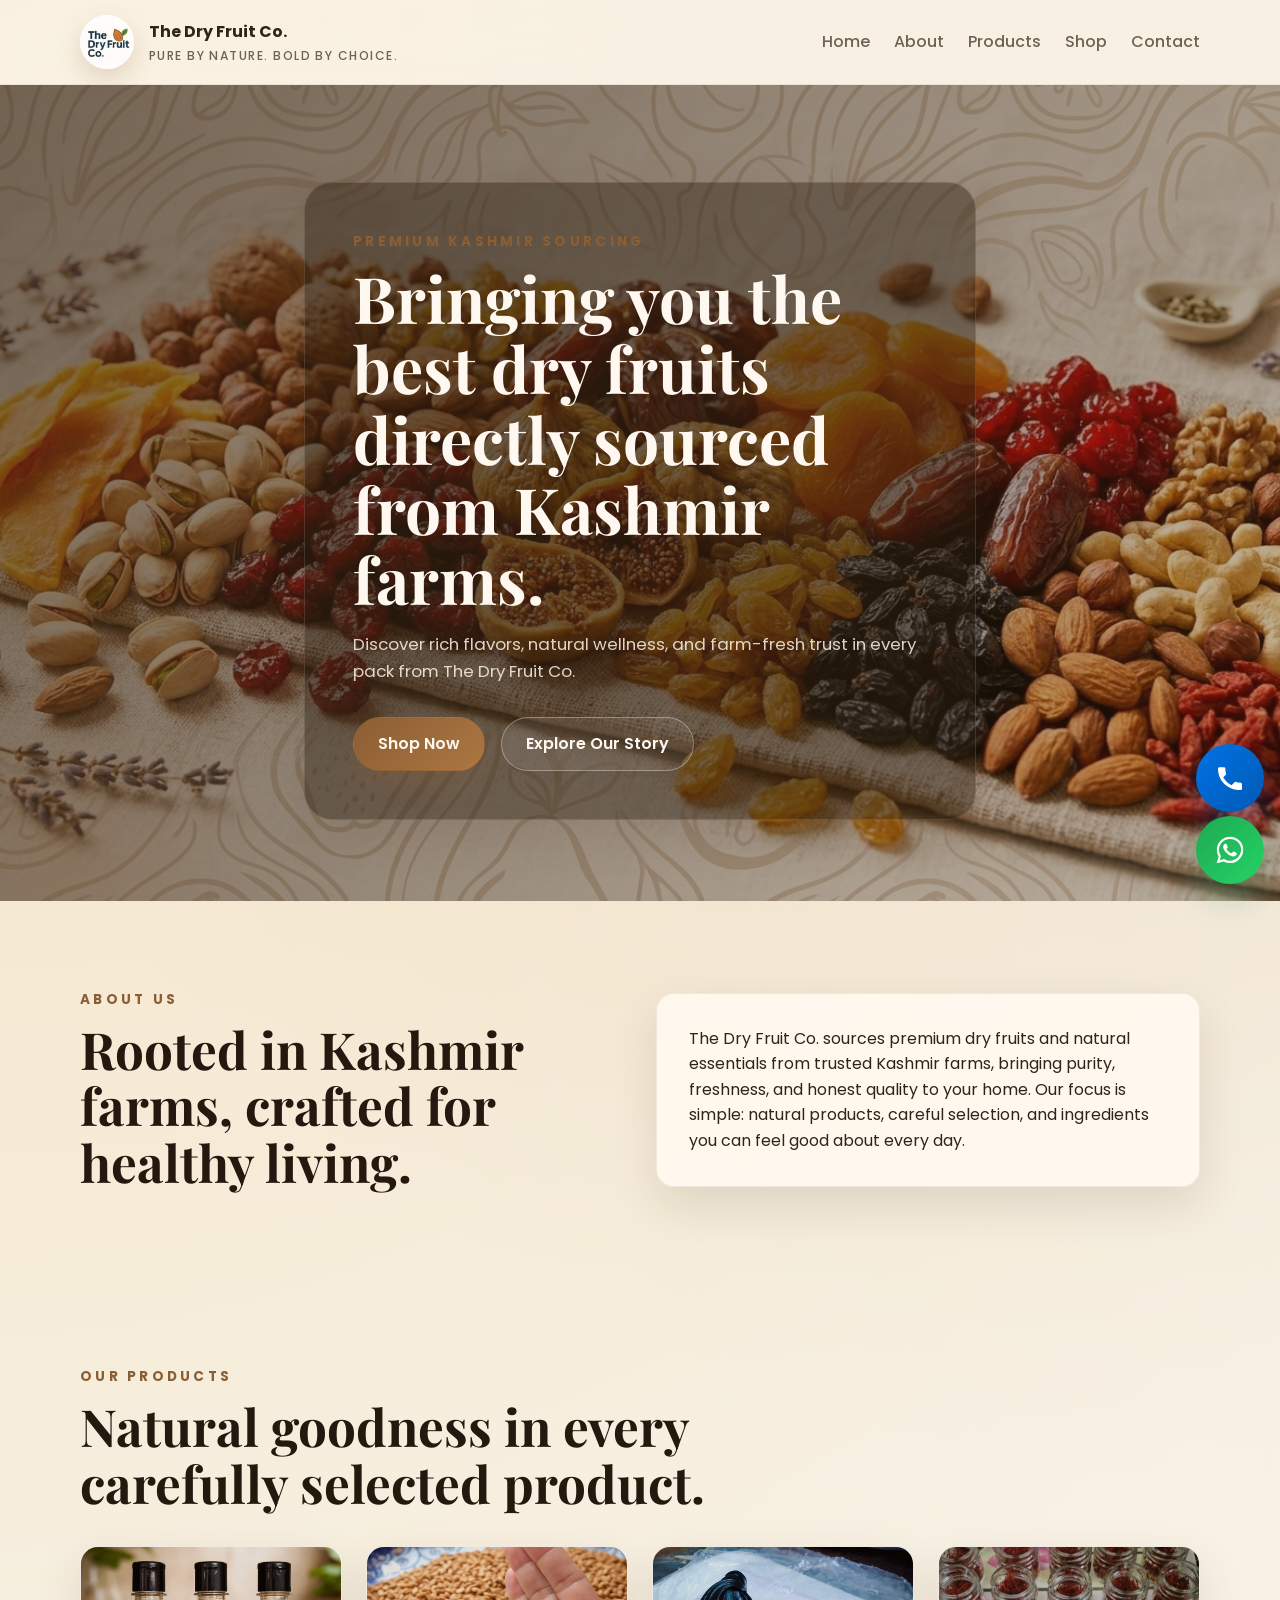
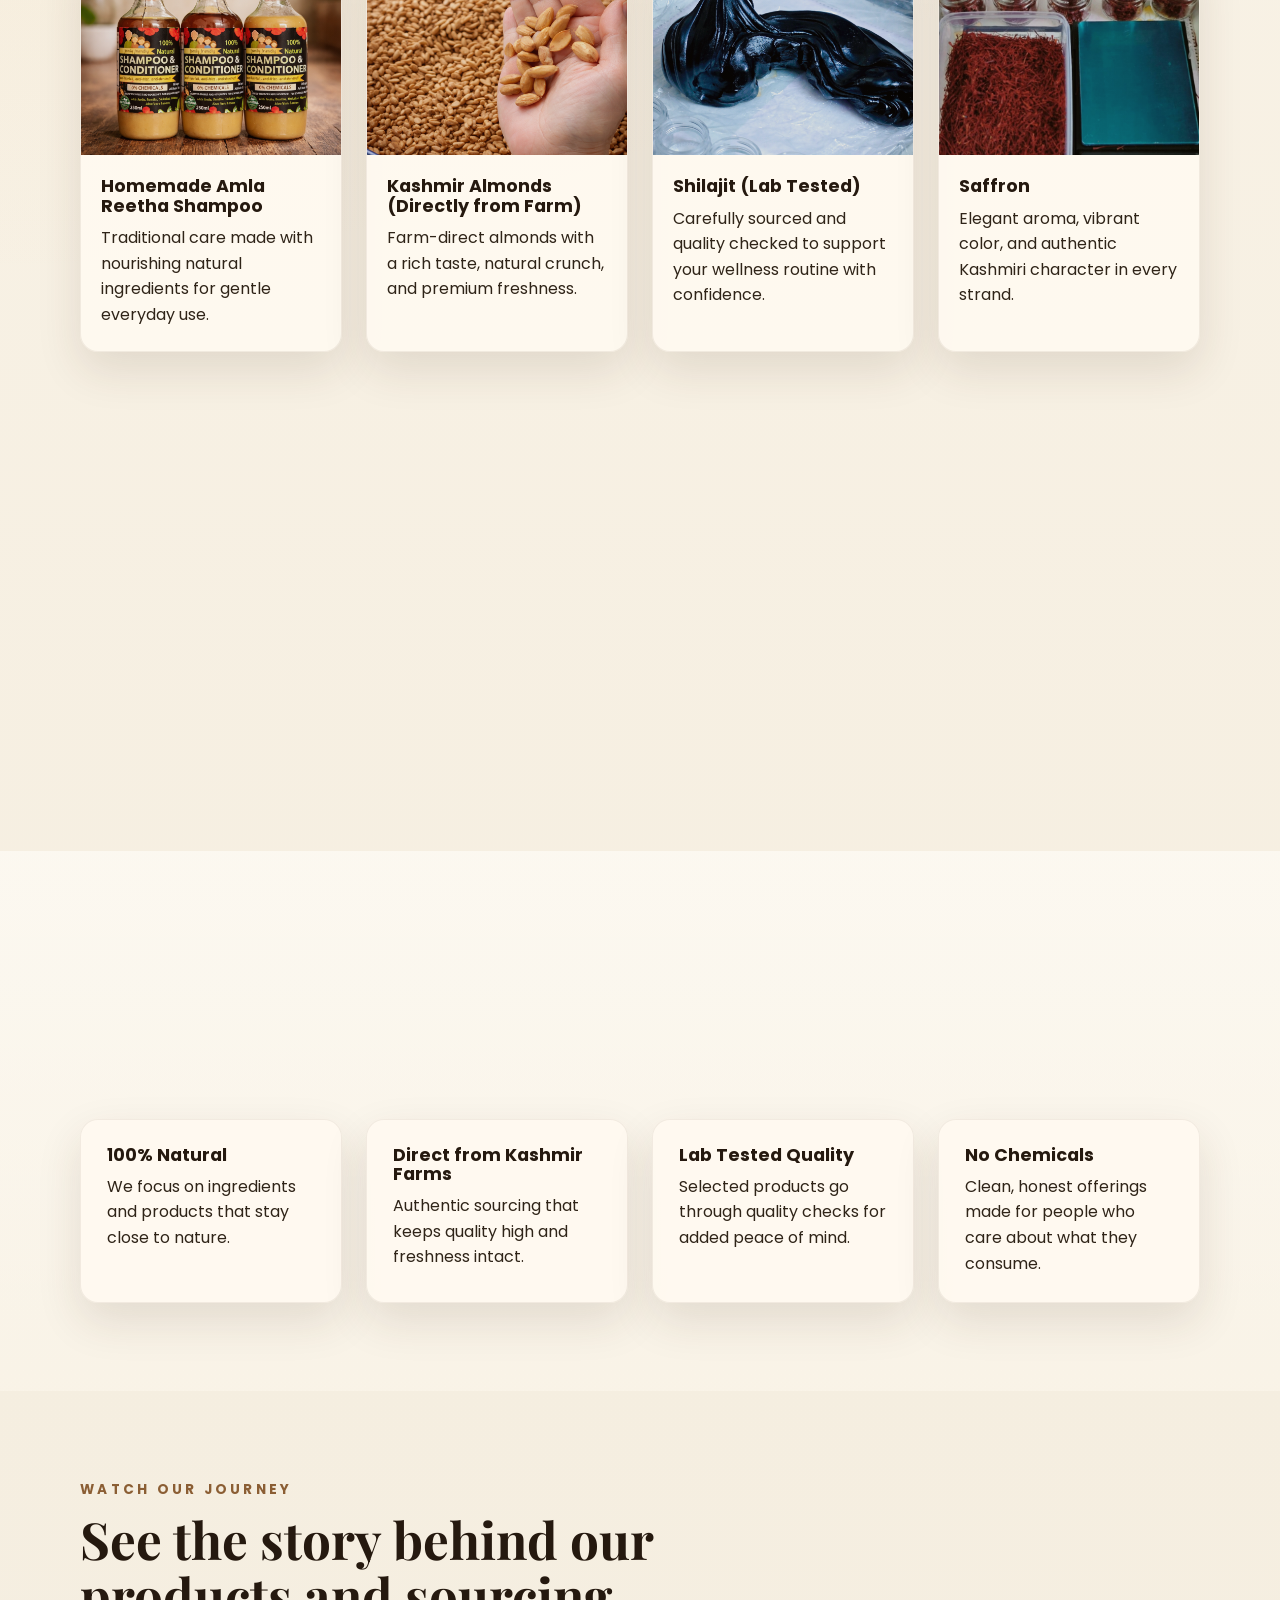
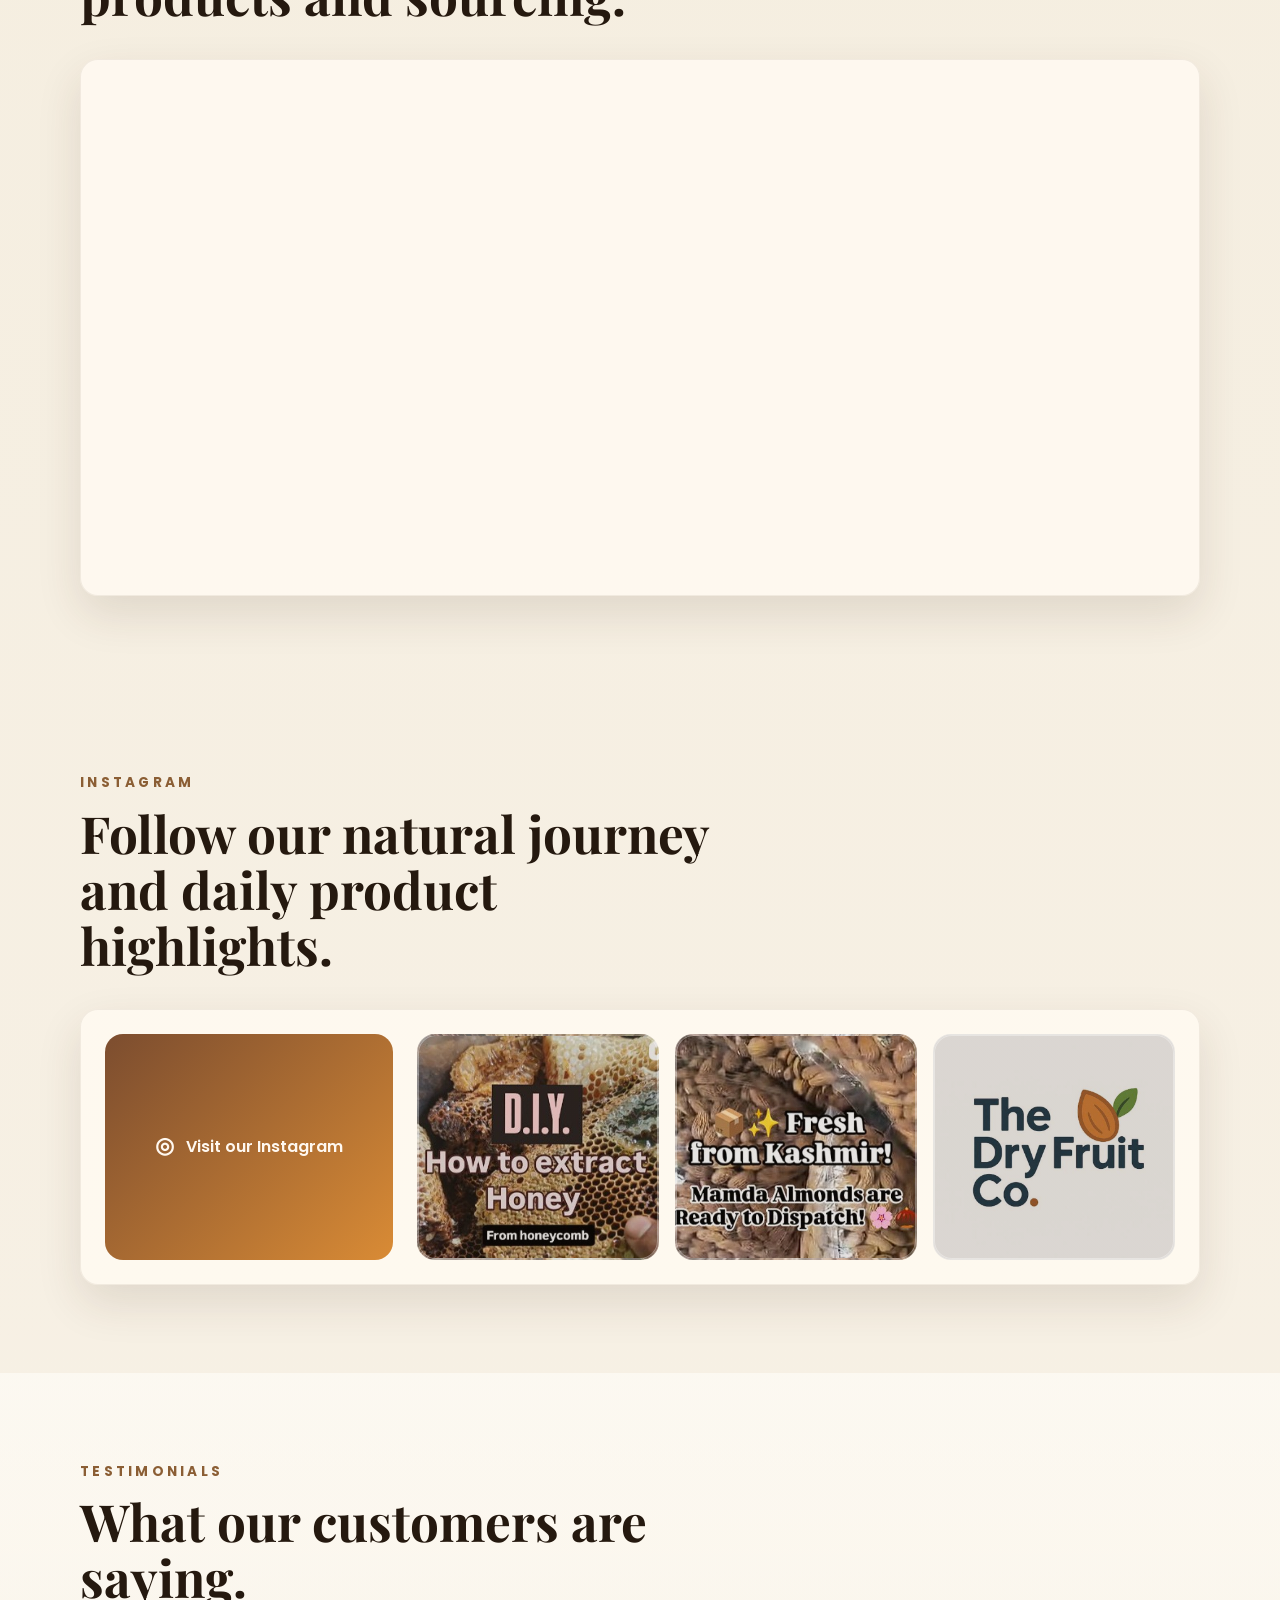
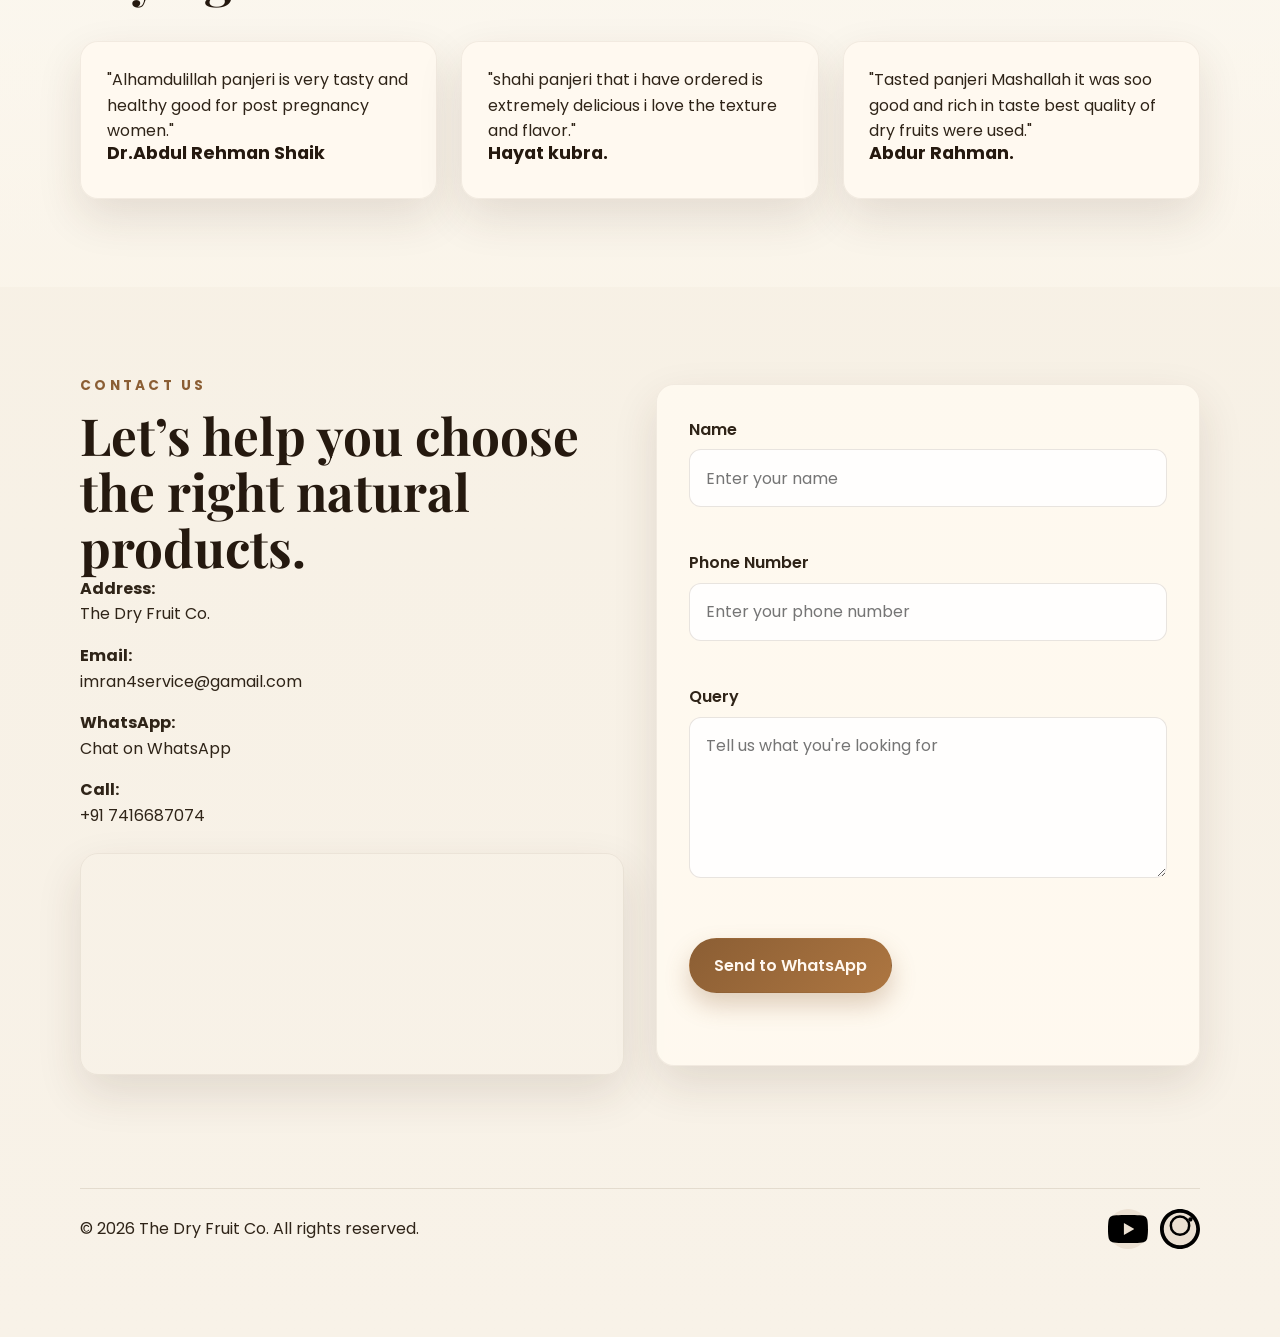
<file: index.html>
<!DOCTYPE html>
<html lang="en">

<head>
  <meta charset="UTF-8">
  <meta name="viewport" content="width=device-width, initial-scale=1.0">
  <title>The Dry Fruit Co.</title>
  <meta name="description"
    content="The Dry Fruit Co. brings premium dry fruits and natural essentials directly sourced from Kashmir farms.">
  <link rel="icon" href="images/logo.jpg" type="image/jpeg">
  <link rel="apple-touch-icon" href="images/logo.jpg">
  <link rel="canonical" href="https://mohd-altaf.github.io/Thedryfruitco/">
  <meta property="og:type" content="website">
  <meta property="og:title" content="The Dry Fruit Co.">
  <meta property="og:description"
    content="The Dry Fruit Co. brings premium dry fruits and natural essentials directly sourced from Kashmir farms.">
  <meta property="og:image" content="https://mohd-altaf.github.io/Thedryfruitco/images/logo.jpg">
  <meta property="og:image:type" content="image/jpeg">
  <meta property="og:image:width" content="1200">
  <meta property="og:image:height" content="630">
  <meta property="og:image:alt" content="The Dry Fruit Co. logo">
  <meta property="og:url" content="https://mohd-altaf.github.io/Thedryfruitco/">
  <meta name="twitter:card" content="summary_large_image">
  <meta name="twitter:title" content="The Dry Fruit Co.">
  <meta name="twitter:description"
    content="Premium dry fruits and natural essentials directly sourced from Kashmir farms.">
  <meta name="twitter:image" content="https://mohd-altaf.github.io/Thedryfruitco/images/logo.jpg">
  <meta name="twitter:image:alt" content="The Dry Fruit Co. logo">
  <link rel="preconnect" href="https://fonts.googleapis.com">
  <link rel="preconnect" href="https://fonts.gstatic.com" crossorigin>
  <link
    href="https://fonts.googleapis.com/css2?family=Poppins:wght@400;500;600;700&family=Playfair+Display:wght@600;700;800&display=swap"
    rel="stylesheet">
  <link rel="stylesheet" href="style.css">
</head>

<body>
  <header class="site-header">
    <div class="container nav-wrap">
      <a class="logo" href="#home">
        <span class="logo-mark">
          <img src="images/logo.jpg" alt="The Dry Fruit Co. logo">
        </span>
        <span class="logo-text-group">
          <span class="logo-text">The Dry Fruit Co.</span>
          <span class="logo-subtext">Pure by Nature. Bold by Choice.</span>
        </span>
      </a>

      <button class="menu-toggle" id="menu-toggle" aria-label="Toggle menu" aria-expanded="false"
        aria-controls="site-nav">
        <span></span>
        <span></span>
        <span></span>
      </button>

      <nav class="site-nav" id="site-nav">
        <a href="#home">Home</a>
        <a href="#about">About</a>
        <a href="#products">Products</a>
        <a href="shop.html">Shop</a>
        <a href="#contact">Contact</a>
      </nav>
    </div>
  </header>

  <main>
    <section class="hero" id="home">
      <div class="hero-overlay"></div>
      <div class="container hero-content reveal">
        <p class="section-kicker">Premium Kashmir Sourcing</p>
        <h1>Bringing you the best dry fruits directly sourced from Kashmir farms.</h1>
        <p class="hero-text">
          Discover rich flavors, natural wellness, and farm-fresh trust in every pack from The Dry Fruit Co.
        </p>
        <div class="hero-actions">
          <a href="shop.html" class="btn btn-primary">Shop Now</a>
          <a href="#about" class="btn btn-secondary">Explore Our Story</a>
        </div>
      </div>
    </section>

    <section class="about section" id="about">
      <div class="container about-grid">
        <div class="reveal">
          <p class="section-kicker">About Us</p>
          <h2>Rooted in Kashmir farms, crafted for healthy living.</h2>
        </div>
        <div class="about-card reveal">
          <p>
            The Dry Fruit Co. sources premium dry fruits and natural essentials from trusted Kashmir farms,
            bringing purity, freshness, and honest quality to your home. Our focus is simple: natural products,
            careful selection, and ingredients you can feel good about every day.
          </p>
        </div>
      </div>
    </section>

    <section class="products section" id="products">
      <div class="container">
        <div class="section-heading reveal">
          <p class="section-kicker">Our Products</p>
          <h2>Natural goodness in every carefully selected product.</h2>
        </div>

        <div class="product-grid">
          <article class="product-card reveal">
            <div class="product-image image-shampoo"></div>
            <div class="product-body">
              <h3>Homemade Amla Reetha Shampoo</h3>
              <p>Traditional care made with nourishing natural ingredients for gentle everyday use.</p>
            </div>
          </article>

          <article class="product-card reveal">
            <div class="product-image image-almonds"></div>
            <div class="product-body">
              <h3>Kashmir Almonds (Directly from Farm)</h3>
              <p>Farm-direct almonds with a rich taste, natural crunch, and premium freshness.</p>
            </div>
          </article>

          <article class="product-card reveal">
            <div class="product-image image-shilajit"></div>
            <div class="product-body">
              <h3>Shilajit (Lab Tested)</h3>
              <p>Carefully sourced and quality checked to support your wellness routine with confidence.</p>
            </div>
          </article>

          <article class="product-card reveal">
            <div class="product-image image-saffron"></div>
            <div class="product-body">
              <h3>Saffron</h3>
              <p>Elegant aroma, vibrant color, and authentic Kashmiri character in every strand.</p>
            </div>
          </article>

          <article class="product-card reveal">
            <div class="product-image image-panjeri"></div>
            <div class="product-body">
              <h3>Dry Fruit Panjeri</h3>
              <p>A wholesome blend packed with traditional richness, energy, and comforting flavor.</p>
            </div>
          </article>

          <article class="product-card reveal">
            <div class="product-image image-dates"></div>
            <div class="product-body">
              <h3>Dates</h3>
              <p>Soft, naturally sweet dates that are perfect for snacking and balanced nutrition.</p>
            </div>
          </article>

          <article class="product-card reveal">
            <div class="product-image image-ghee"></div>
            <div class="product-body">
              <h3>Danedar Ghee</h3>
              <p>Rich, aromatic ghee with a homemade feel that adds depth to every meal.</p>
            </div>
          </article>

          <article class="product-card featured reveal">
            <div class="featured-badge">Featured</div>
            <div class="product-image image-walnut"></div>
            <div class="product-body">
              <h3>Walnut</h3>
              <p>Our highlighted favorite, sourced for freshness, texture, and the distinct taste of Kashmir.</p>
            </div>
          </article>
        </div>
      </div>
    </section>

    <section class="why-us section">
      <div class="container">
        <div class="section-heading reveal">
          <p class="section-kicker">Why Choose Us</p>
          <h2>Trust built on purity, source, and care.</h2>
        </div>

        <div class="feature-grid">
          <article class="feature-card reveal">
            <h3>100% Natural</h3>
            <p>We focus on ingredients and products that stay close to nature.</p>
          </article>
          <article class="feature-card reveal">
            <h3>Direct from Kashmir Farms</h3>
            <p>Authentic sourcing that keeps quality high and freshness intact.</p>
          </article>
          <article class="feature-card reveal">
            <h3>Lab Tested Quality</h3>
            <p>Selected products go through quality checks for added peace of mind.</p>
          </article>
          <article class="feature-card reveal">
            <h3>No Chemicals</h3>
            <p>Clean, honest offerings made for people who care about what they consume.</p>
          </article>
        </div>
      </div>
    </section>

    <section class="journey section">
      <div class="container">
        <div class="section-heading reveal">
          <p class="section-kicker">Watch Our Journey</p>
          <h2>See the story behind our products and sourcing.</h2>
        </div>
        <div class="video-wrap reveal">
          <div class="video-embed" data-video-id="Ehy8dP-orSQ"
            data-video-url="https://www.youtube.com/watch?v=Ehy8dP-orSQ">
            <iframe src="https://www.youtube.com/embed/Ehy8dP-orSQ" title="The Dry Fruit Co. journey video"
              loading="lazy"
              allow="accelerometer; autoplay; clipboard-write; encrypted-media; gyroscope; picture-in-picture; web-share"
              referrerpolicy="strict-origin-when-cross-origin" allowfullscreen></iframe>
          </div>
        </div>
      </div>
    </section>

    <section class="instagram section">
      <div class="container">
        <div class="section-heading reveal">
          <p class="section-kicker">Instagram</p>
          <h2>Follow our natural journey and daily product highlights.</h2>
        </div>

        <div class="instagram-panel reveal">
          <a class="instagram-link" href="https://www.instagram.com/_thedryfruitco._?igsh=MTlzcW5waDBnbWU2Yw%3D%3D"
            target="_blank" rel="noreferrer">
            <span class="social-icon" aria-hidden="true">◎</span>
            <span>Visit our Instagram</span>
          </a>
          <div class="instagram-gallery">
            <div class="gallery-card gallery-one"><a href="https://www.instagram.com/_thedryfruitco._?igsh=MTlzcW5waDBnbWU2Yw%3D%3D" target="_blank" rel="noreferrer" aria-label="View Instagram post 1"><div class="gallery-card gallery-one"></div></a></div>
            <div class="gallery-card gallery-two"><a href="https://www.instagram.com/_thedryfruitco._?igsh=MTlzcW5waDBnbWU2Yw%3D%3D" target="_blank" rel="noreferrer" aria-label="View Instagram post 1"><div class="gallery-card gallery-two"></div></a></div>
            <div class="gallery-card gallery-three"><a href="https://www.instagram.com/_thedryfruitco._?igsh=MTlzcW5waDBnbWU2Yw%3D%3D" target="_blank" rel="noreferrer" aria-label="View Instagram post 1"><div class="gallery-card gallery-three"></div></a></div>
          </div>
        </div>
      </div>
    </section>

    <section class="testimonials section">
      <div class="container">
        <div class="section-heading reveal">
          <p class="section-kicker">Testimonials</p>
          <h2>What our customers are saying.</h2>
        </div>

        <div class="testimonial-grid">
          <article class="testimonial-card reveal">
            <p>"Alhamdulillah panjeri is very tasty and healthy good for post pregnancy women."</p>
            <h3>Dr.Abdul Rehman Shaik</h3>
          </article>
          <article class="testimonial-card reveal">
            <p>"shahi panjeri that i have ordered is extremely delicious i love the texture and flavor."
            </p>
            <h3>Hayat kubra.</h3>
          </article>
          <article class="testimonial-card reveal">
            <p>"Tasted panjeri Mashallah it was soo good and rich in taste best quality of dry fruits were used."</p>
            <h3>Abdur Rahman.</h3>
          </article>
        </div>
      </div>
    </section>

    <section class="contact section" id="contact">
      <div class="container contact-grid">
        <div class="contact-info reveal">
          <p class="section-kicker">Contact Us</p>
          <h2>Let’s help you choose the right natural products.</h2>
          <p>
            <strong>Address:</strong><br>
            <a href="https://maps.app.goo.gl/sJjhPQBVF47sWtkA7" target="_blank" rel="noreferrer">
              The Dry Fruit Co.
            </a>
          </p>
          <p>
            <strong>Email:</strong><br>
            <a href="mailto:imran4service@gamail.com">imran4service@gamail.com</a>
          </p>
          <p>
            <strong>WhatsApp:</strong><br>
            <a href="https://wa.me/917416687074" target="_blank" rel="noreferrer"
              aria-label="Send WhatsApp message to +91 7416687074">Chat on WhatsApp</a>
          </p>
          <p>
            <strong>Call:</strong><br>
            <a href="tel:+917416687074" aria-label="Call +91 7416687074">+91 7416687074</a>
          </p>
          <div class="contact-map" aria-label="Map showing our location">
            <iframe
              src="https://www.google.com/maps/embed?pb=!1m14!1m8!1m3!1d15229.882114464173!2d78.4384035871582!3d17.389192600000012!3m2!1i1024!2i768!4f13.1!3m3!1m2!1s0x3bcb97c9de8ac0bd%3A0x5f2ff049d4c34b55!2sThe%20Dry%20Fruit%20Co.!5e0!3m2!1sen!2sus!4v1775713807261!5m2!1sen!2sus"
              width="600" height="450" style="border:0;" allowfullscreen="" loading="lazy"
              referrerpolicy="no-referrer-when-downgrade"></iframe>
          </div>
        </div>

        <form class="contact-form reveal" id="contact-form" novalidate>
          <label for="name">Name</label>
          <input type="text" id="name" name="name" placeholder="Enter your name">
          <small class="error-message" id="name-error"></small>

          <label for="phone">Phone Number</label>
          <input type="tel" id="phone" name="phone" placeholder="Enter your phone number">
          <small class="error-message" id="phone-error"></small>

          <label for="query">Query</label>
          <textarea id="query" name="query" rows="5" placeholder="Tell us what you're looking for"></textarea>
          <small class="error-message" id="query-error"></small>

          <button type="submit" class="btn btn-primary">Send to WhatsApp</button>
          <p class="form-status" id="form-status" aria-live="polite"></p>
        </form>
      </div>
    </section>
  </main>

  <footer class="site-footer">
    <div class="container footer-wrap">
      <p>&copy; 2026 The Dry Fruit Co. All rights reserved.</p>
      <div class="footer-socials">
        <a href="https://www.youtube.com/watch?v=Ehy8dP-orSQ" target="_blank" rel="noreferrer" aria-label="YouTube">
          <svg viewBox="0 0 24 24" aria-hidden="true">
            <path
              d="M23.498 6.186a3.016 3.016 0 0 0-2.122-2.136C19.505 3.545 12 3.545 12 3.545s-7.505 0-9.377.505A3.017 3.017 0 0 0 .502 6.186C0 8.07 0 12 0 12s0 3.93.502 5.814a3.016 3.016 0 0 0 2.122 2.136c1.871.505 9.376.505 9.376.505s7.505 0 9.377-.505a3.015 3.015 0 0 0 2.122-2.136C24 15.93 24 12 24 12s0-3.93-.502-5.814zM9.545 15.568V8.432L15.818 12l-6.273 3.568z" />
          </svg>
        </a>
        <a href="https://www.instagram.com/_thedryfruitco._?igsh=MTlzcW5waDBnbWU2Yw%3D%3D" target="_blank"
          rel="noreferrer" aria-label="Instagram">
          <svg viewBox="0 0 24 24" aria-hidden="true">
            <path
              d="M12 0C5.373 0 0 5.373 0 12s5.373 12 12 12 12-5.373 12-12S18.627 0 12 0zm0 2.25c5.385 0 9.75 4.365 9.75 9.75s-4.365 9.75-9.75 9.75S2.25 17.385 2.25 12 6.615 2.25 12 2.25zm0 1.5a6.25 6.25 0 1 0 0 12.5A6.25 6.25 0 0 0 12 3.75zm0 1.5a4.75 4.75 0 1 1 0 9.5 4.75 4.75 0 0 1 0-9.5zM18.25 5c.69 0 1.25.56 1.25 1.25s-.56 1.25-1.25 1.25-1.25-.56-1.25-1.25.56-1.25 1.25-1.25z" />
          </svg>
        </a>
      </div>
    </div>
  </footer>

  <a class="call-button" href="tel:+917416687074" aria-label="Call us" title="Call us">
   <svg viewBox="0 0 24 24" aria-hidden="true">
    <path fill="currentColor"
        d="M6.62 10.79a15.05 15.05 0 0 0 6.59 6.59l2.2-2.2c.27-.27.67-.36 1.02-.24 1.12.37 2.33.57 3.57.57.55 0 1 .45 1 1V20c0 .55-.45 1-1 1C10.07 21 3 13.93 3 5c0-.55.45-1 1-1h3.5c.55 0 1 .45 1 1 0 1.24.2 2.45.57 3.57.11.35.03.74-.25 1.02l-2.2 2.2z" />
</svg>
    <span>Call</span>
  </a>

  <a class="whatsapp-button" href="https://wa.me/917416687074" target="_blank" rel="noreferrer"
    aria-label="Order on WhatsApp" title="Order on WhatsApp">
    <svg viewBox="0 0 24 24" aria-hidden="true">
      <path
        d="M19.05 4.94A9.84 9.84 0 0 0 12.03 2c-5.45 0-9.9 4.43-9.9 9.88 0 1.74.46 3.44 1.34 4.94L2 22l5.33-1.39a9.9 9.9 0 0 0 4.7 1.2h.01c5.45 0 9.89-4.43 9.89-9.88a9.8 9.8 0 0 0-2.88-6.99Zm-7.02 15.2h-.01a8.23 8.23 0 0 1-4.19-1.14l-.3-.18-3.16.82.84-3.08-.2-.31a8.17 8.17 0 0 1-1.26-4.37c0-4.53 3.71-8.21 8.28-8.21 2.21 0 4.28.86 5.84 2.4a8.14 8.14 0 0 1 2.42 5.81c0 4.53-3.72 8.21-8.26 8.21Zm4.5-6.15c-.25-.12-1.49-.73-1.72-.81-.23-.09-.4-.12-.57.12-.16.24-.65.8-.79.96-.15.16-.29.18-.54.06-.25-.12-1.06-.39-2.01-1.24-.74-.66-1.24-1.48-1.38-1.72-.15-.24-.02-.37.1-.49.11-.11.25-.29.37-.43.13-.15.17-.24.25-.4.08-.16.04-.31-.02-.43-.06-.12-.56-1.35-.77-1.85-.2-.48-.41-.42-.57-.43h-.48c-.17 0-.44.06-.67.31-.23.24-.88.86-.88 2.11 0 1.24.9 2.45 1.03 2.62.12.16 1.76 2.69 4.26 3.77.59.26 1.06.41 1.43.52.6.19 1.15.16 1.58.1.48-.07 1.49-.61 1.7-1.2.21-.59.21-1.1.15-1.2-.06-.11-.22-.17-.47-.29Z" />
    </svg>
    <span>WhatsApp</span>
  </a>

  <script src="script.js"></script>
</body>

</html>
</file>
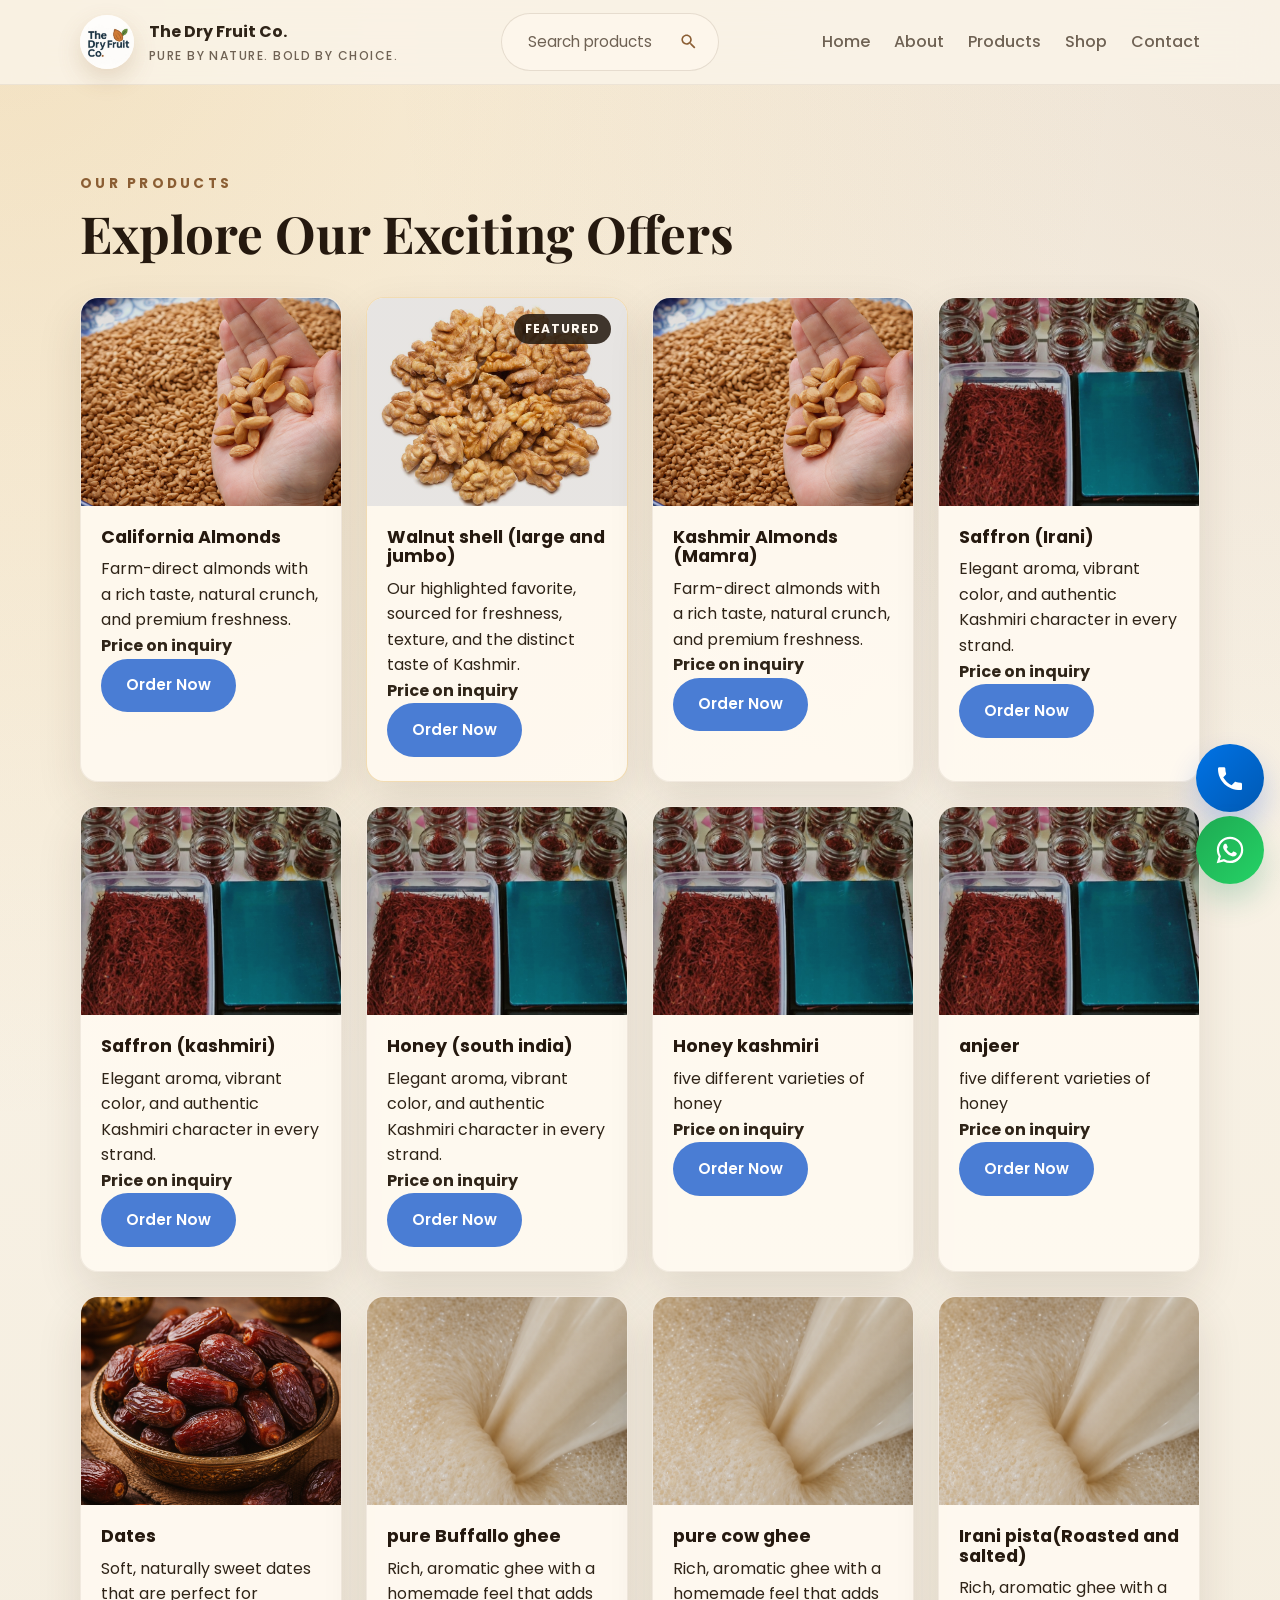
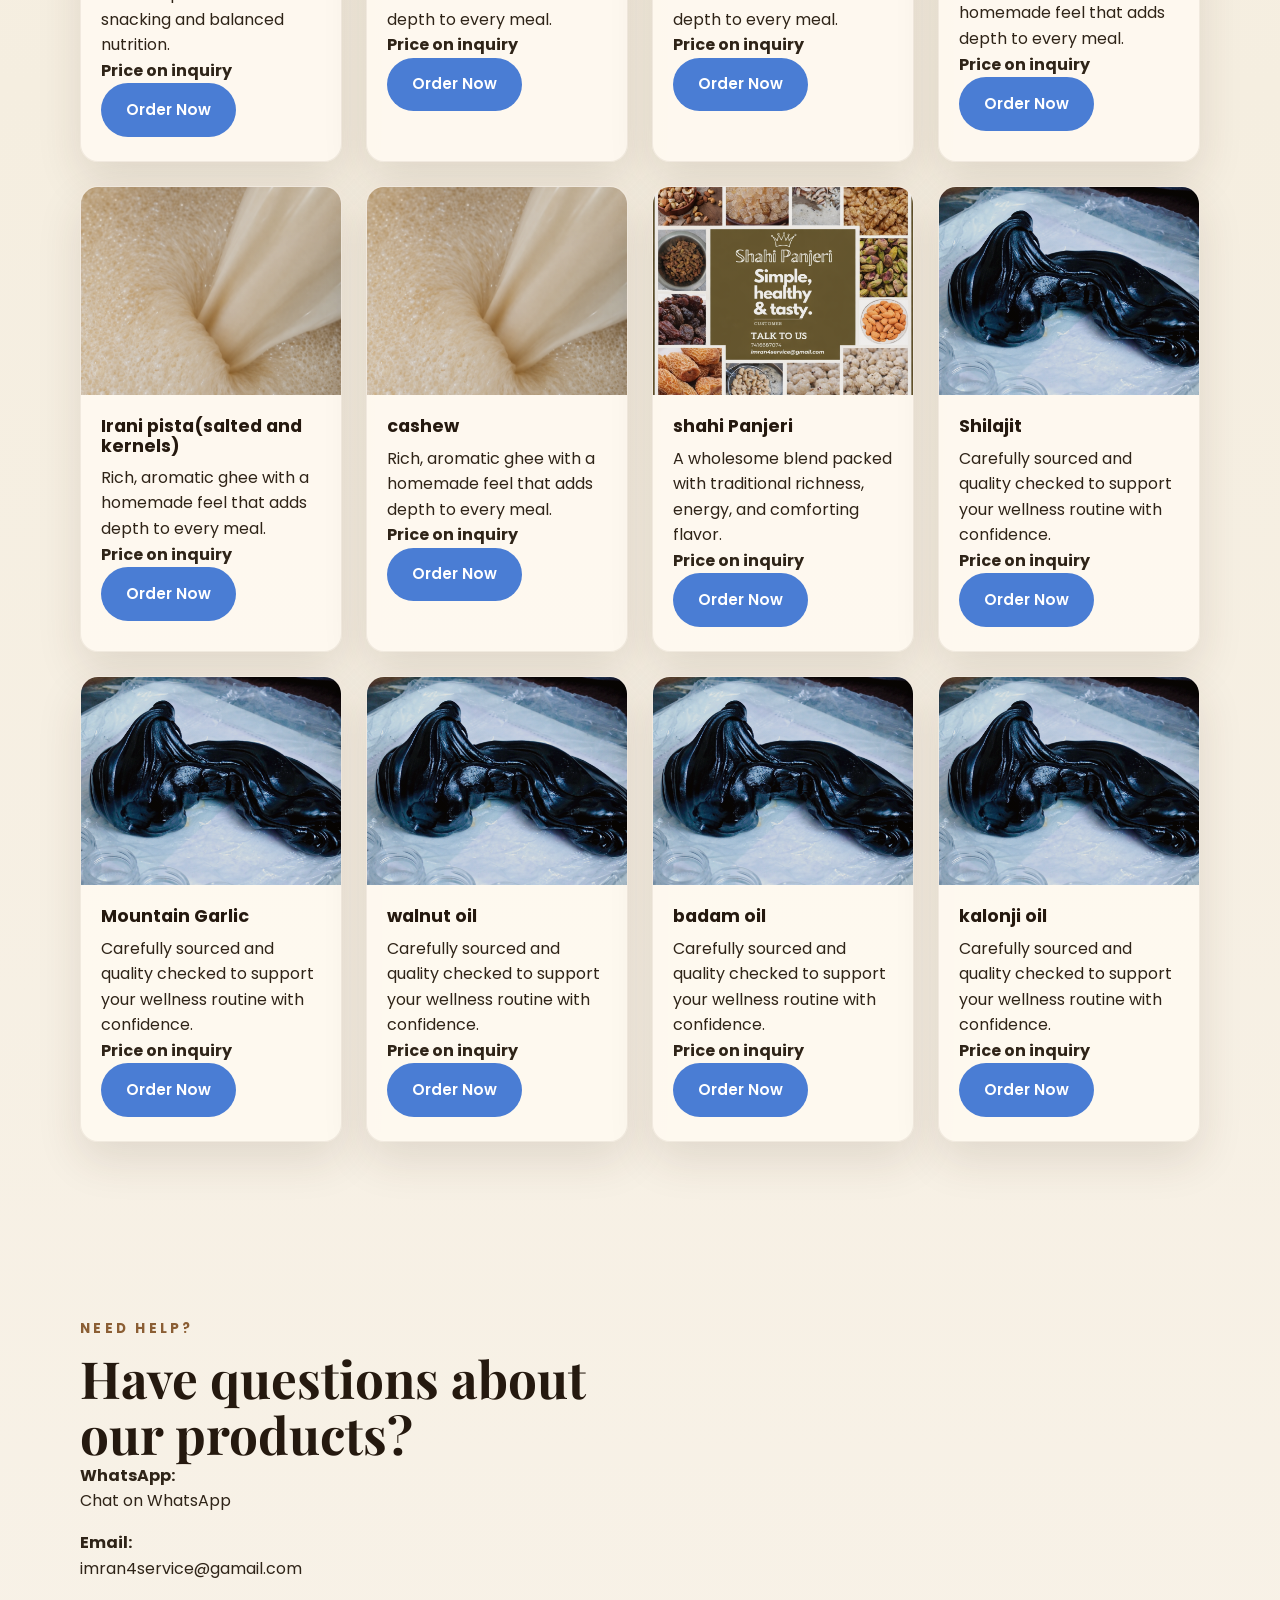
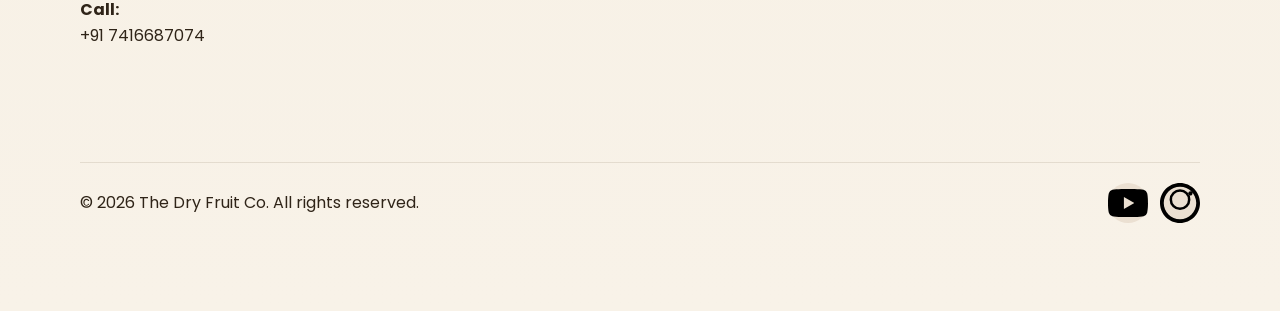
<file: shop.html>
<!DOCTYPE html>
<html lang="en">

<head>
    <meta charset="UTF-8">
    <meta name="viewport" content="width=device-width, initial-scale=1.0">
    <title>Shop - The Dry Fruit Co.</title>
    <meta name="description"
        content="Shop our premium dry fruits and natural essentials directly sourced from Kashmir farms.">
    <link rel="icon" href="images/logo.jpg" type="image/jpeg">
    <link rel="apple-touch-icon" href="images/logo.jpg">
    <link rel="preconnect" href="https://fonts.googleapis.com">
    <link rel="preconnect" href="https://fonts.gstatic.com" crossorigin>
    <link
        href="https://fonts.googleapis.com/css2?family=Poppins:wght@400;500;600;700&family=Playfair+Display:wght@600;700;800&display=swap"
        rel="stylesheet">
    <link rel="stylesheet" href="style.css">
</head>

<body>
    <header class="site-header">
        <div class="container nav-wrap">
            <a class="logo" href="index.html#home">
                <span class="logo-mark">
                    <img src="images/logo.jpg" alt="The Dry Fruit Co. logo">
                </span>
                <span class="logo-text-group">
                    <span class="logo-text">The Dry Fruit Co.</span>
                    <span class="logo-subtext">Pure by Nature. Bold by Choice.</span>
                </span>
            </a>

            <div class="search-container">
                <input type="text" id="product-search" class="search-input" placeholder="Search products...">
                <button class="search-btn" onclick="searchProducts()" aria-label="Search products">
                    <svg viewBox="0 0 24 24" aria-hidden="true">
                        <path fill="currentColor"
                            d="M15.5 14h-.79l-.28-.27C15.41 12.59 16 11.11 16 9.5 16 5.91 13.09 3 9.5 3S3 5.91 3 9.5 5.91 16 9.5 16c1.61 0 3.09-.59 4.23-1.57l.27.28v.79l5 4.99L20.49 19l-4.99-5zm-6 0C7.01 14 5 11.99 5 9.5S7.01 5 9.5 5 14 7.01 14 9.5 11.99 14 9.5 14z" />
                    </svg>
                </button>
            </div>

            <button class="menu-toggle" id="menu-toggle" aria-label="Toggle menu" aria-expanded="false"
                aria-controls="site-nav">
                <span></span>
                <span></span>
                <span></span>
            </button>

            <nav class="site-nav" id="site-nav">
                <a href="index.html#home">Home</a>
                <a href="index.html#about">About</a>
                <a href="index.html#products">Products</a>
                <a href="shop.html">Shop</a>
                <a href="index.html#contact">Contact</a>
            </nav>
        </div>
    </header>

    <main>


        <section class="products section" id="shop-products">
            <div class="container">
                <div class="section-heading reveal">
                    <p class="section-kicker">Our Products</p>
                    <h2>Explore Our Exciting Offers</h2>
                </div>

                <div class="product-grid">

                    <article class="product-card reveal">
                        <div class="product-image image-almonds"></div>
                        <div class="product-body">
                            <h3>California Almonds</h3>
                            <p>Farm-direct almonds with a rich taste, natural crunch, and premium freshness.</p>
                            <p class="product-price"><strong>Price on inquiry</strong></p>
                            <button class="btn btn-whatsapp"
                                onclick="orderNow('California Almonds', 'image-almonds')"
                                aria-label="Order on WhatsApp">
                                
                                Order Now
                            </button>
                        </div>
                    </article>
                    
                    <article class="product-card featured reveal">
                        <div class="featured-badge">Featured</div>
                        <div class="product-image image-walnut"></div>
                        <div class="product-body">
                            <h3>Walnut shell (large and jumbo)</h3>
                            <p>Our highlighted favorite, sourced for freshness, texture, and the distinct taste of
                                Kashmir.</p>
                            <p class="product-price"><strong>Price on inquiry</strong></p>
                            <button class="btn btn-whatsapp" onclick="orderNow('Walnut shell (large and jumbo)', 'image-walnut')"
                                aria-label="Order on WhatsApp">
                                Order Now
                            </button>
                        </div>
                    </article>

                    <article class="product-card reveal">
                        <div class="product-image image-almonds"></div>
                        <div class="product-body">
                            <h3>Kashmir Almonds (Mamra)</h3>
                            <p>Farm-direct almonds with a rich taste, natural crunch, and premium freshness.</p>
                            <p class="product-price"><strong>Price on inquiry</strong></p>
                            <button class="btn btn-whatsapp"
                                onclick="orderNow('Kashmir Almonds (Mamra)', 'image-almonds')"
                                aria-label="Order on WhatsApp">
                                
                                Order Now
                            </button>
                        </div>
                    </article>

                    <article class="product-card reveal">
                        <div class="product-image image-saffron"></div>
                        <div class="product-body">
                            <h3>Saffron (Irani)</h3>
                            <p>Elegant aroma, vibrant color, and authentic Kashmiri character in every strand.</p>
                            <p class="product-price"><strong>Price on inquiry</strong></p>
                            <button class="btn btn-whatsapp" onclick="orderNow('Saffron (Irani)', 'image-saffron')"
                                aria-label="Order on WhatsApp">
                                Order Now
                            </button>
                        </div>
                    </article>

                    <article class="product-card reveal">
                        <div class="product-image image-saffron"></div>
                        <div class="product-body">
                            <h3>Saffron (kashmiri)</h3>
                            <p>Elegant aroma, vibrant color, and authentic Kashmiri character in every strand.</p>
                            <p class="product-price"><strong>Price on inquiry</strong></p>
                            <button class="btn btn-whatsapp" onclick="orderNow('Saffron (kashmiri)', 'image-saffron')"
                                aria-label="Order on WhatsApp">
                                Order Now
                            </button>
                        </div>
                    </article>

                    <article class="product-card reveal">
                        <div class="product-image image-saffron"></div>
                        <div class="product-body">
                            <h3>Honey (south india)</h3>
                            <p>Elegant aroma, vibrant color, and authentic Kashmiri character in every strand.</p>
                            <p class="product-price"><strong>Price on inquiry</strong></p>
                            <button class="btn btn-whatsapp" onclick="orderNow('Honey (south india)', 'image-saffron')"
                                aria-label="Order on WhatsApp">
                                Order Now
                            </button>
                        </div>
                    </article>

                    <article class="product-card reveal">
                        <div class="product-image image-saffron"></div>
                        <div class="product-body">
                            <h3>Honey kashmiri</h3>
                            <p>five different varieties of honey</p>
                            <p class="product-price"><strong>Price on inquiry</strong></p>
                            <button class="btn btn-whatsapp" onclick="orderNow('Honey kashmiri', 'image-saffron')"
                                aria-label="Order on WhatsApp">
                                Order Now
                            </button>
                        </div>
                    </article>
              
                    <article class="product-card reveal">
                        <div class="product-image image-saffron"></div>
                        <div class="product-body">
                            <h3>anjeer</h3>
                            <p>five different varieties of honey</p>
                            <p class="product-price"><strong>Price on inquiry</strong></p>
                            <button class="btn btn-whatsapp" onclick="orderNow('anjeer', 'image-saffron')"
                                aria-label="Order on WhatsApp">
                                Order Now
                            </button>
                        </div>
                    </article>
                     
                     <article class="product-card reveal">
                        <div class="product-image image-dates"></div>
                        <div class="product-body">
                            <h3>Dates</h3>
                            <p>Soft, naturally sweet dates that are perfect for snacking and balanced nutrition.</p>
                            <p class="product-price"><strong>Price on inquiry</strong></p>
                            <button class="btn btn-whatsapp" onclick="orderNow('Dates', 'image-dates')"
                                aria-label="Order on WhatsApp">
                                Order Now
                            </button>
                        </div>
                    </article>

                    
                    <article class="product-card reveal">
                        <div class="product-image image-ghee"></div>
                        <div class="product-body">
                            <h3>pure Buffallo ghee</h3>
                            <p>Rich, aromatic ghee with a homemade feel that adds depth to every meal.</p>
                            <p class="product-price"><strong>Price on inquiry</strong></p>
                            <button class="btn btn-whatsapp" onclick="orderNow('pure Buffallo ghee', 'image-ghee')"
                                aria-label="Order on WhatsApp">
                                Order Now
                            </button>
                        </div>
                    </article>

                    <article class="product-card reveal">
                        <div class="product-image image-ghee"></div>
                        <div class="product-body">
                            <h3>pure cow ghee</h3>
                            <p>Rich, aromatic ghee with a homemade feel that adds depth to every meal.</p>
                            <p class="product-price"><strong>Price on inquiry</strong></p>
                            <button class="btn btn-whatsapp" onclick="orderNow('pure cow ghee', 'image-ghee')"
                                aria-label="Order on WhatsApp">
                                Order Now
                            </button>
                        </div>
                    </article>

                    <article class="product-card reveal">
                        <div class="product-image image-ghee"></div>
                        <div class="product-body">
                            <h3>Irani pista(Roasted and salted)</h3>
                            <p>Rich, aromatic ghee with a homemade feel that adds depth to every meal.</p>
                            <p class="product-price"><strong>Price on inquiry</strong></p>
                            <button class="btn btn-whatsapp" onclick="orderNow('Irani pista(Roasted and salted)', 'image-ghee')"
                                aria-label="Order on WhatsApp">
                                Order Now
                            </button>
                        </div>
                    </article>

                    <article class="product-card reveal">
                        <div class="product-image image-ghee"></div>
                        <div class="product-body">
                            <h3>Irani pista(salted and kernels)</h3>
                            <p>Rich, aromatic ghee with a homemade feel that adds depth to every meal.</p>
                            <p class="product-price"><strong>Price on inquiry</strong></p>
                            <button class="btn btn-whatsapp" onclick="orderNow('Irani pista(salted and kernels)', 'image-ghee')"
                                aria-label="Order on WhatsApp">
                                Order Now
                            </button>
                        </div>
                    </article>

                    <article class="product-card reveal">
                        <div class="product-image image-ghee"></div>
                        <div class="product-body">
                            <h3>cashew</h3>
                            <p>Rich, aromatic ghee with a homemade feel that adds depth to every meal.</p>
                            <p class="product-price"><strong>Price on inquiry</strong></p>
                            <button class="btn btn-whatsapp" onclick="orderNow('cashew', 'image-ghee')"
                                aria-label="Order on WhatsApp">
                                Order Now
                            </button>
                        </div>
                    </article>

                    
                    <article class="product-card reveal">
                        <div class="product-image image-panjeri"></div>
                        <div class="product-body">
                            <h3>shahi Panjeri</h3>
                            <p>A wholesome blend packed with traditional richness, energy, and comforting flavor.</p>
                            <p class="product-price"><strong>Price on inquiry</strong></p>
                            <button class="btn btn-whatsapp" onclick="orderNow('shahi Panjeri', 'image-panjeri')"
                                aria-label="Order on WhatsApp">
                                Order Now
                            </button>
                        </div>
                    </article>

                    <article class="product-card reveal">
                        <div class="product-image image-shilajit"></div>
                        <div class="product-body">
                            <h3>Shilajit</h3>
                            <p>Carefully sourced and quality checked to support your wellness routine with confidence.
                            </p>
                            <p class="product-price"><strong>Price on inquiry</strong></p>
                            <button class="btn btn-whatsapp"
                                onclick="orderNow('Shilajit', 'image-shilajit')"
                                aria-label="Order on WhatsApp">
                                Order Now
                            </button>
                        </div>
                    </article>

                     <article class="product-card reveal">
                        <div class="product-image image-shilajit"></div>
                        <div class="product-body">
                            <h3>Mountain Garlic</h3>
                            <p>Carefully sourced and quality checked to support your wellness routine with confidence.
                            </p>
                            <p class="product-price"><strong>Price on inquiry</strong></p>
                            <button class="btn btn-whatsapp"
                                onclick="orderNow('Mountain Garlic', 'image-shilajit')"
                                aria-label="Order on WhatsApp">
                                Order Now
                            </button>
                        </div>
                    </article>

                     <article class="product-card reveal">
                        <div class="product-image image-shilajit"></div>
                        <div class="product-body">
                            <h3>walnut oil</h3>
                            <p>Carefully sourced and quality checked to support your wellness routine with confidence.
                            </p>
                            <p class="product-price"><strong>Price on inquiry</strong></p>
                            <button class="btn btn-whatsapp"
                                onclick="orderNow('walnut oil', 'image-shilajit')"
                                aria-label="Order on WhatsApp">
                                Order Now
                            </button>
                        </div>
                    </article>

                     <article class="product-card reveal">
                        <div class="product-image image-shilajit"></div>
                        <div class="product-body">
                            <h3>badam oil</h3>
                            <p>Carefully sourced and quality checked to support your wellness routine with confidence.
                            </p>
                            <p class="product-price"><strong>Price on inquiry</strong></p>
                            <button class="btn btn-whatsapp"
                                onclick="orderNow('badam oil', 'image-shilajit')"
                                aria-label="Order on WhatsApp">
                                Order Now
                            </button>
                        </div>
                    </article>

                     <article class="product-card reveal">
                        <div class="product-image image-shilajit"></div>
                        <div class="product-body">
                            <h3>kalonji oil</h3>
                            <p>Carefully sourced and quality checked to support your wellness routine with confidence.
                            </p>
                            <p class="product-price"><strong>Price on inquiry</strong></p>
                            <button class="btn btn-whatsapp"
                                onclick="orderNow('kalonji oil', 'image-shilajit')"
                                aria-label="Order on WhatsApp">
                                Order Now
                            </button>
                        </div>
                    </article>

                </div>
            </div>
        </section>

        <section class="contact section" id="contact">
            <div class="container contact-grid">
                <div class="contact-info reveal">
                    <p class="section-kicker">Need Help?</p>
                    <h2>Have questions about our products?</h2>
                    <p>
                        <strong>WhatsApp:</strong><br>
                        <a href="https://wa.me/917416687074" target="_blank" rel="noreferrer"
                            aria-label="Send WhatsApp message to +91 7416687074">Chat on WhatsApp</a>
                    </p>
                    <p>
                        <strong>Email:</strong><br>
                        <a href="mailto:imran4service@gamail.com">imran4service@gamail.com</a>
                    </p>
                    <p>
                        <strong>Call:</strong><br>
                        <a href="tel:+917416687074" aria-label="Call +91 7416687074">+91 7416687074</a>
                    </p>
                </div>
            </div>
        </section>
    </main>

    <footer class="site-footer">
        <div class="container footer-wrap">
            <p>&copy; 2026 The Dry Fruit Co. All rights reserved.</p>
            <div class="footer-socials">
                <a href="https://www.youtube.com/watch?v=Ehy8dP-orSQ" target="_blank" rel="noreferrer"
                    aria-label="YouTube">
                    <svg viewBox="0 0 24 24" aria-hidden="true">
                        <path
                            d="M23.498 6.186a3.016 3.016 0 0 0-2.122-2.136C19.505 3.545 12 3.545 12 3.545s-7.505 0-9.377.505A3.017 3.017 0 0 0 .502 6.186C0 8.07 0 12 0 12s0 3.93.502 5.814a3.016 3.016 0 0 0 2.122 2.136c1.871.505 9.376.505 9.376.505s7.505 0 9.377-.505a3.015 3.015 0 0 0 2.122-2.136C24 15.93 24 12 24 12s0-3.93-.502-5.814zM9.545 15.568V8.432L15.818 12l-6.273 3.568z" />
                    </svg>
                </a>
                <a href="https://www.instagram.com/_thedryfruitco._?igsh=MTlzcW5waDBnbWU2Yw%3D%3D" target="_blank"
                    rel="noreferrer" aria-label="Instagram">
                    <svg viewBox="0 0 24 24" aria-hidden="true">
                        <path
                            d="M12 0C5.373 0 0 5.373 0 12s5.373 12 12 12 12-5.373 12-12S18.627 0 12 0zm0 2.25c5.385 0 9.75 4.365 9.75 9.75s-4.365 9.75-9.75 9.75S2.25 17.385 2.25 12 6.615 2.25 12 2.25zm0 1.5a6.25 6.25 0 1 0 0 12.5A6.25 6.25 0 0 0 12 3.75zm0 1.5a4.75 4.75 0 1 1 0 9.5 4.75 4.75 0 0 1 0-9.5zM18.25 5c.69 0 1.25.56 1.25 1.25s-.56 1.25-1.25 1.25-1.25-.56-1.25-1.25.56-1.25 1.25-1.25z" />
                    </svg>
                </a>
            </div>
        </div>
    </footer>

    <a class="call-button" href="tel:+917416687074" aria-label="Call us" title="Call us">
       <svg viewBox="0 0 24 24" aria-hidden="true">
    <path fill="currentColor"
        d="M6.62 10.79a15.05 15.05 0 0 0 6.59 6.59l2.2-2.2c.27-.27.67-.36 1.02-.24 1.12.37 2.33.57 3.57.57.55 0 1 .45 1 1V20c0 .55-.45 1-1 1C10.07 21 3 13.93 3 5c0-.55.45-1 1-1h3.5c.55 0 1 .45 1 1 0 1.24.2 2.45.57 3.57.11.35.03.74-.25 1.02l-2.2 2.2z" />
</svg>
        <span>Call</span>
    </a>

    <a class="whatsapp-button" href="https://wa.me/917416687074" target="_blank" rel="noreferrer"
        aria-label="Order on WhatsApp" title="Order on WhatsApp">
        <svg viewBox="0 0 24 24" aria-hidden="true">
            <path
                d="M19.05 4.94A9.84 9.84 0 0 0 12.03 2c-5.45 0-9.9 4.43-9.9 9.88 0 1.74.46 3.44 1.34 4.94L2 22l5.33-1.39a9.9 9.9 0 0 0 4.7 1.2h.01c5.45 0 9.89-4.43 9.89-9.88a9.8 9.8 0 0 0-2.88-6.99Zm-7.02 15.2h-.01a8.23 8.23 0 0 1-4.19-1.14l-.3-.18-3.16.82.84-3.08-.2-.31a8.17 8.17 0 0 1-1.26-4.37c0-4.53 3.71-8.21 8.28-8.21 2.21 0 4.28.86 5.84 2.4a8.14 8.14 0 0 1 2.42 5.81c0 4.53-3.72 8.21-8.26 8.21Zm4.5-6.15c-.25-.12-1.49-.73-1.72-.81-.23-.09-.4-.12-.57.12-.16.24-.65.8-.79.96-.15.16-.29.18-.54.06-.25-.12-1.06-.39-2.01-1.24-.74-.66-1.24-1.48-1.38-1.72-.15-.24-.02-.37.1-.49.11-.11.25-.29.37-.43.13-.15.17-.24.25-.4.08-.16.04-.31-.02-.43-.06-.12-.56-1.35-.77-1.85-.2-.48-.41-.42-.57-.43h-.48c-.17 0-.44.06-.67.31-.23.24-.88.86-.88 2.11 0 1.24.9 2.45 1.03 2.62.12.16 1.76 2.69 4.26 3.77.59.26 1.06.41 1.43.52.6.19 1.15.16 1.58.1.48-.07 1.49-.61 1.7-1.2.21-.59.21-1.1.15-1.2-.06-.11-.22-.17-.47-.29Z" />
        </svg>
        <span>WhatsApp</span>
    </a>

    <script src="script.js"></script>
</body>

</html>
</file>
<file: style.css>
:root {
  --bg: #f7f1e7;
  --bg-soft: #fffaf1;
  --surface: rgba(255, 250, 241, 0.88);
  --surface-strong: #fffdf8;
  --text: #2f2418;
  --muted: #6f6254;
  --line: rgba(84, 58, 31, 0.12);
  --primary: #8b5e34;
  --primary-deep: #684321;
  --accent: #d9a441;
  --success: #2d6a4f;
  --danger: #b23a48;
  --shadow: 0 18px 45px rgba(68, 45, 22, 0.12);
  --radius-lg: 28px;
  --radius-md: 18px;
  --radius-sm: 12px;
  --container: min(1120px, calc(100% - 2rem));
  --header-height: 84px;
}

*,
*::before,
*::after {
  box-sizing: border-box;
}

html {
  scroll-behavior: smooth;
}

body {
  margin: 0;
  font-family: "Poppins", sans-serif;
  color: var(--text);
  background:
    radial-gradient(circle at top left, rgba(217, 164, 65, 0.24), transparent 30%),
    radial-gradient(circle at top right, rgba(139, 94, 52, 0.12), transparent 24%),
    linear-gradient(180deg, #fbf5ea 0%, #f5eee0 48%, #f8f2e8 100%);
  line-height: 1.6;
}

img {
  max-width: 100%;
  display: block;
}

a {
  color: inherit;
  text-decoration: none;
}

button,
input,
textarea {
  font: inherit;
}

.container {
  width: var(--container);
  margin: 0 auto;
}

.section {
  padding: 5.5rem 0;
}

.section-kicker {
  margin: 0 0 0.65rem;
  color: var(--primary);
  font-size: 0.85rem;
  font-weight: 700;
  letter-spacing: 0.24em;
  text-transform: uppercase;
}

h1,
h2,
h3 {
  margin: 0;
  color: #25190f;
  line-height: 1.1;
}

h1,
h2 {
  font-family: "Playfair Display", serif;
}

p {
  margin: 0;
}

.site-header {
  position: sticky;
  top: 0;
  z-index: 20;
  backdrop-filter: blur(18px);
  background: rgba(251, 245, 234, 0.82);
  border-bottom: 1px solid rgba(97, 69, 38, 0.08);
}

.nav-wrap {
  min-height: var(--header-height);
  display: flex;
  align-items: center;
  justify-content: space-between;
  gap: 1.5rem;
}

.logo {
  display: inline-flex;
  align-items: center;
  gap: 0.9rem;
  font-weight: 700;
}

.logo-mark {
  width: 3.4rem;
  height: 3.4rem;
  display: inline-flex;
  align-items: center;
  justify-content: center;
  overflow: hidden;
  border-radius: 50%;
  background: #fff8ef;
  box-shadow: 0 10px 24px rgba(139, 94, 52, 0.2);
}

.logo-mark img {
  width: 100%;
  height: 100%;
  object-fit: cover;
}

.logo-text-group {
  display: grid;
  gap: 0.12rem;
}

.logo-text {
  font-size: 1rem;
}

.logo-subtext {
  color: var(--muted);
  font-size: 0.76rem;
  font-weight: 500;
  letter-spacing: 0.12em;
  text-transform: uppercase;
}

.site-nav {
  display: flex;
  align-items: center;
  gap: 1.5rem;
}

.site-nav a {
  color: var(--muted);
  font-weight: 500;
  transition: color 180ms ease;
}

.site-nav a:hover,
.site-nav a:focus-visible {
  color: var(--primary-deep);
}

.menu-toggle {
  display: none;
  width: 3rem;
  height: 3rem;
  border: 1px solid var(--line);
  border-radius: 50%;
  background: rgba(255, 255, 255, 0.5);
  cursor: pointer;
}

.menu-toggle span {
  display: block;
  width: 1.2rem;
  height: 2px;
  margin: 0.28rem auto;
  border-radius: 999px;
  background: var(--text);
}

.search-container {
  display: flex;
  align-items: center;
  gap: 0.5rem;
  background: rgba(255, 248, 240, 0.6);
  border: 1px solid rgba(97, 69, 38, 0.15);
  border-radius: 999px;
  padding: 0.4rem 0.8rem;
}

.search-input {
  border: none;
  background: transparent;
  padding: 0.6rem 0.8rem;
  font-family: inherit;
  font-size: 0.95rem;
  color: var(--text);
  outline: none;
  width: 150px;
}

.search-input::placeholder {
  color: var(--muted);
}

.search-btn {
  width: 2rem;
  height: 2rem;
  border: none;
  background: transparent;
  color: var(--primary);
  cursor: pointer;
  display: flex;
  align-items: center;
  justify-content: center;
  border-radius: 50%;
  transition: background-color 180ms ease;
}

.search-btn:hover,
.search-btn:focus-visible {
  background-color: rgba(139, 94, 52, 0.1);
}

.search-btn svg {
  width: 1.2rem;
  height: 1.2rem;
}

.hero {
  position: relative;
  min-height: calc(100vh - var(--header-height));
  display: flex;
  align-items: center;
  padding: 5rem 0 4rem;
  overflow: hidden;
}

.hero::before,
.hero::after {
  content: "";
  position: absolute;
  border-radius: 50%;
  filter: blur(8px);
}

.hero::before {
  width: 26rem;
  height: 26rem;
  top: -8rem;
  right: -6rem;
  background: radial-gradient(circle, rgba(217, 164, 65, 0.36), transparent 68%);
}

.hero::after {
  width: 24rem;
  height: 24rem;
  bottom: -10rem;
  left: -8rem;
  background: radial-gradient(circle, rgba(139, 94, 52, 0.2), transparent 70%);
}

.hero-overlay {
  position: absolute;
  inset: 0;
  background:
    linear-gradient(120deg, rgba(58, 38, 20, 0.7), rgba(58, 38, 20, 0.28)),
    url("images/background.png") center/cover;
  transform: scale(1.02);
}

.hero-content {
  position: relative;
  z-index: 1;
  max-width: 42rem;
  padding: 3rem;
  border-radius: var(--radius-lg);
  color: #fff8f0;
  background: rgba(45, 29, 15, 0.42);
  border: 1px solid rgba(255, 247, 234, 0.12);
  box-shadow: var(--shadow);
}

.hero h1 {
  color: #fff8f0;
  font-size: clamp(2.5rem, 5vw, 4.8rem);
  margin-bottom: 1rem;
}

.hero-text {
  max-width: 36rem;
  color: rgba(255, 245, 234, 0.84);
  font-size: 1.05rem;
}

.hero-actions {
  display: flex;
  flex-wrap: wrap;
  gap: 1rem;
  margin-top: 2rem;
}

.btn {
  display: inline-flex;
  align-items: center;
  justify-content: center;
  min-height: 3.25rem;
  padding: 0.85rem 1.5rem;
  border-radius: 999px;
  border: 1px solid transparent;
  font-weight: 600;
  transition:
    transform 180ms ease,
    background-color 180ms ease,
    border-color 180ms ease;
}

.btn:hover,
.btn:focus-visible {
  transform: translateY(-1px);
}

.btn-primary {
  color: #fff8f0;
  background: linear-gradient(135deg, var(--primary) 0%, #ad7641 100%);
  box-shadow: 0 12px 24px rgba(139, 94, 52, 0.28);
}

.btn-secondary {
  color: #fff8f0;
  border-color: rgba(255, 248, 240, 0.34);
  background: rgba(255, 255, 255, 0.08);
}

.btn-whatsapp {
  color: #fff;
  background: #4a7dd4;
  gap: 0.5rem;
  font-size: 0.95rem;
}

.btn-whatsapp:hover,
.btn-whatsapp:focus-visible {
  background: #20ba5a;
}

.about-grid,
.contact-grid {
  display: grid;
  grid-template-columns: repeat(2, minmax(0, 1fr));
  gap: 2rem;
  align-items: center;
}

.about-card,
.contact-form,
.instagram-panel,
.testimonial-card,
.feature-card,
.product-card,
.video-wrap {
  background: var(--surface);
  border: 1px solid rgba(97, 69, 38, 0.08);
  border-radius: var(--radius-md);
  box-shadow: var(--shadow);
}

.about-card {
  padding: 2rem;
}

.section-heading {
  max-width: 42rem;
  margin-bottom: 2.2rem;
}

.section-heading h2,
.about h2,
.contact h2 {
  font-size: clamp(2rem, 4vw, 3.2rem);
}

.product-grid,
.feature-grid,
.testimonial-grid {
  display: grid;
  gap: 1.5rem;
}

.product-grid {
  grid-template-columns: repeat(4, minmax(0, 1fr));
}

.no-results-message {
  grid-column: 1 / -1;
  text-align: center;
  padding: 3rem 2rem;
  color: var(--muted);
  font-size: 1.1rem;
}

.feature-grid {
  grid-template-columns: repeat(4, minmax(0, 1fr));
}

.testimonial-grid {
  grid-template-columns: repeat(3, minmax(0, 1fr));
}

.product-card {
  position: relative;
  overflow: hidden;
}

.product-image {
  min-height: 13rem;
  background-size: cover;
  background-position: center;
}

.product-body {
  padding: 1.4rem 1.25rem 1.5rem;
}

.product-body h3,
.feature-card h3,
.testimonial-card h3 {
  margin-bottom: 0.55rem;
  font-size: 1.1rem;
}

.featured {
  border-color: rgba(217, 164, 65, 0.34);
  transform: translateY(-0.35rem);
}

.featured-badge {
  position: absolute;
  top: 1rem;
  right: 1rem;
  z-index: 1;
  padding: 0.35rem 0.7rem;
  border-radius: 999px;
  color: #fff8f0;
  background: rgba(37, 25, 15, 0.86);
  font-size: 0.76rem;
  font-weight: 700;
  letter-spacing: 0.08em;
  text-transform: uppercase;
}

.feature-card,
.testimonial-card {
  padding: 1.6rem;
}

.why-us,
.testimonials {
  background: linear-gradient(180deg, rgba(255, 253, 248, 0.65), rgba(255, 250, 241, 0.4));
}

.video-wrap {
  overflow: hidden;
  padding: 0.5rem;
}

.video-wrap iframe {
  width: 100%;
  min-height: 32rem;
  border: 0;
  border-radius: calc(var(--radius-md) - 0.3rem);
}

.video-embed,
.video-fallback {
  display: block;
}

.video-fallback {
  position: relative;
  overflow: hidden;
  border-radius: calc(var(--radius-md) - 0.3rem);
}

.video-fallback img {
  width: 100%;
  min-height: 32rem;
  object-fit: cover;
}

.video-fallback-overlay {
  position: absolute;
  inset: 0;
  display: flex;
  flex-direction: column;
  align-items: center;
  justify-content: center;
  gap: 0.9rem;
  color: #fff8f0;
  background: linear-gradient(180deg, rgba(25, 18, 11, 0.18), rgba(25, 18, 11, 0.52));
  font-size: 1.05rem;
  font-weight: 600;
}

.video-play-icon {
  width: 4.5rem;
  height: 4.5rem;
  display: inline-flex;
  align-items: center;
  justify-content: center;
  border-radius: 50%;
  background: rgba(255, 255, 255, 0.16);
  backdrop-filter: blur(10px);
  font-size: 1.5rem;
}

.instagram-panel {
  display: grid;
  grid-template-columns: 18rem 1fr;
  gap: 1.5rem;
  align-items: center;
  padding: 1.5rem;
}

.instagram-link {
  display: inline-flex;
  align-items: center;
  gap: 0.75rem;
  justify-content: center;
  min-height: 100%;
  padding: 1.5rem;
  border-radius: var(--radius-md);
  color: #fff8f0;
  background: linear-gradient(135deg, #7c4d2f 0%, #d98b35 100%);
  font-weight: 600;
}

.social-icon {
  font-size: 1.35rem;
}

.instagram-gallery {
  display: grid;
  grid-template-columns: repeat(3, minmax(0, 1fr));
  gap: 1rem;
}

.gallery-card {
  min-height: 14rem;
  border-radius: var(--radius-md);
  background-size: cover;
  background-position: center;
  border: 1px solid rgba(255, 255, 255, 0.35);
}

.contact-info p + p {
  margin-top: 1rem;
}

.contact-map {
  margin-top: 1.5rem;
  overflow: hidden;
  border: 1px solid rgba(97, 69, 38, 0.08);
  border-radius: var(--radius-md);
  box-shadow: var(--shadow);
}

.contact-map iframe {
  display: block;
  width: 100%;
  height: 220px;
  border: 0;
}

.contact-form {
  padding: 2rem;
}

.contact-form label {
  display: block;
  margin: 0 0 0.45rem;
  font-weight: 600;
}

.contact-form input,
.contact-form textarea {
  width: 100%;
  padding: 0.95rem 1rem;
  border: 1px solid rgba(90, 67, 42, 0.14);
  border-radius: var(--radius-sm);
  background: rgba(255, 255, 255, 0.84);
  color: var(--text);
  outline: none;
  transition: border-color 180ms ease, box-shadow 180ms ease;
}

.contact-form input:focus,
.contact-form textarea:focus {
  border-color: rgba(139, 94, 52, 0.5);
  box-shadow: 0 0 0 4px rgba(139, 94, 52, 0.12);
}

.contact-form textarea {
  min-height: 10rem;
  resize: vertical;
}

.contact-form .btn {
  margin-top: 0.6rem;
}

.error-message {
  display: block;
  min-height: 1.35rem;
  margin: 0.35rem 0 1rem;
  color: var(--danger);
  font-size: 0.9rem;
}

.form-status {
  min-height: 1.5rem;
  margin-top: 1rem;
  color: var(--success);
  font-weight: 500;
}

.site-footer {
  padding: 1.6rem 0 5.5rem;
}

.footer-wrap {
  display: flex;
  align-items: center;
  justify-content: space-between;
  gap: 1rem;
  padding-top: 1.25rem;
  border-top: 1px solid rgba(84, 58, 31, 0.12);
}

.footer-socials {
  display: flex;
  gap: 0.75rem;
}

.footer-socials a {
  width: 2.5rem;
  height: 2.5rem;
  display: inline-grid;
  place-items: center;
  border-radius: 50%;
  background: rgba(139, 94, 52, 0.12);
}

.whatsapp-button {
  position: fixed;
  right: 1rem;
  bottom: 1rem;
  z-index: 15;
  width: 4.25rem;
  height: 4.25rem;
  display: inline-flex;
  align-items: center;
  justify-content: center;
  border-radius: 50%;
  color: #fff;
  background: linear-gradient(135deg, #1ea952, #25d366);
  box-shadow: 0 16px 30px rgba(31, 143, 96, 0.24);
  font-weight: 600;
  transition: transform 180ms ease, box-shadow 180ms ease;
}

.call-button {
  position: fixed;
  right: 1rem;
  bottom: 5.5rem;
  z-index: 15;
  width: 4.25rem;
  height: 4.25rem;
  display: inline-flex;
  align-items: center;
  justify-content: center;
  border-radius: 50%;
  color: #fff;
  background: linear-gradient(135deg, #0073e6, #0059b3);
  box-shadow: 0 16px 30px rgba(0, 73, 226, 0.24);
  font-weight: 600;
  transition: transform 180ms ease, box-shadow 180ms ease;
}

.call-button svg {
  width: 2rem;
  height: 2rem;
  fill: currentColor;
}

.call-button span {
  position: absolute;
  width: 1px;
  height: 1px;
  padding: 0;
  margin: -1px;
  overflow: hidden;
  clip: rect(0, 0, 0, 0);
  white-space: nowrap;
  border: 0;
}

.call-button:hover,
.call-button:focus-visible {
  transform: translateY(-2px) scale(1.03);
  box-shadow: 0 20px 34px rgba(0, 73, 226, 0.3);
}

.whatsapp-button svg {
  width: 2rem;
  height: 2rem;
  fill: currentColor;
}

.whatsapp-button span {
  position: absolute;
  width: 1px;
  height: 1px;
  padding: 0;
  margin: -1px;
  overflow: hidden;
  clip: rect(0, 0, 0, 0);
  white-space: nowrap;
  border: 0;
}

.whatsapp-button:hover,
.whatsapp-button:focus-visible {
  transform: translateY(-2px) scale(1.03);
  box-shadow: 0 20px 34px rgba(31, 143, 96, 0.3);
}

.reveal {
  opacity: 0;
  transform: translateY(24px);
  transition: opacity 650ms ease, transform 650ms ease;
}

.reveal.visible {
  opacity: 1;
  transform: translateY(0);
}

.image-shampoo {
  background-image: linear-gradient(rgba(58, 38, 20, 0.12), rgba(58, 38, 20, 0.12)), url("images/shampoo.png");
}

.image-almonds {
  background-image: linear-gradient(rgba(58, 38, 20, 0.1), rgba(58, 38, 20, 0.1)), url("images/almonds.png");
}

.image-shilajit {
  background-image: linear-gradient(rgba(58, 38, 20, 0.12), rgba(58, 38, 20, 0.12)), url("images/shilaji.png");
}

.image-saffron {
  background-image: linear-gradient(rgba(58, 38, 20, 0.14), rgba(58, 38, 20, 0.14)), url("images/safron.jpg");
}

.image-panjeri {
  background-image: linear-gradient(rgba(58, 38, 20, 0.08), rgba(58, 38, 20, 0.08)), url("images/panjere.png");
}

.image-dates {
  background-image: linear-gradient(rgba(58, 38, 20, 0.14), rgba(58, 38, 20, 0.14)), url("images/dates.png");
}

.image-ghee {
  background-image: linear-gradient(rgba(58, 38, 20, 0.14), rgba(58, 38, 20, 0.14)), url("images/ghee.png");
}

.image-walnut {
  background-image: linear-gradient(rgba(58, 38, 20, 0.12), rgba(58, 38, 20, 0.12)), url("images/walnut.jpg");
}

.gallery-one {
  background-image: linear-gradient(rgba(58, 38, 20, 0.16), rgba(58, 38, 20, 0.16)), url("images/honey.jpg");
  background-position: center top;
}

.gallery-two {
  background-image: linear-gradient(rgba(58, 38, 20, 0.12), rgba(58, 38, 20, 0.12)), url("images/inst-almond.jpg");
  background-position: center;
}

.gallery-three {
  background-image: linear-gradient(rgba(58, 38, 20, 0.18), rgba(58, 38, 20, 0.18)), url("images/logo.jpg");
  background-position: center bottom;
}

@media (max-width: 1024px) {
  .product-grid {
    grid-template-columns: repeat(2, minmax(0, 1fr));
  }

  .feature-grid,
  .testimonial-grid,
  .instagram-panel,
  .contact-grid,
  .about-grid {
    grid-template-columns: 1fr;
  }

  .instagram-link {
    min-height: 9rem;
  }
}

@media (max-width: 720px) {
  .section {
    padding: 4.25rem 0;
  }

  .menu-toggle {
    display: inline-block;
  }

  .site-nav {
    position: absolute;
    top: calc(100% + 0.75rem);
    right: 1rem;
    left: 1rem;
    display: grid;
    gap: 0.2rem;
    padding: 0.6rem;
    border: 1px solid rgba(97, 69, 38, 0.08);
    border-radius: 1rem;
    background: rgba(255, 250, 241, 0.96);
    box-shadow: var(--shadow);
    opacity: 0;
    pointer-events: none;
    transform: translateY(-8px);
    transition: opacity 180ms ease, transform 180ms ease;
  }

  .site-nav.is-open {
    opacity: 1;
    pointer-events: auto;
    transform: translateY(0);
  }

  .site-nav a {
    padding: 0.85rem 1rem;
    border-radius: 0.8rem;
  }

  .site-nav a:hover,
  .site-nav a:focus-visible {
    background: rgba(139, 94, 52, 0.08);
  }

  .hero-content {
    padding: 2rem 1.4rem;
  }

  .product-grid,
  .testimonial-grid,
  .instagram-gallery {
    grid-template-columns: 1fr;
  }

  .video-wrap iframe {
    min-height: 18rem;
  }

  .video-fallback img {
    min-height: 18rem;
  }

  .footer-wrap {
    flex-direction: column;
    align-items: flex-start;
  }

  .whatsapp-button {
    width: 4rem;
    height: 4rem;
    right: 1rem;
    left: auto;
    bottom: 1rem;
  }

  .search-container {
    position: absolute;
    top: calc(100% + 0.75rem);
    right: 1rem;
    left: 1rem;
    width: auto;
  }

  .search-input {
    width: 100%;
  }
}
</file>
